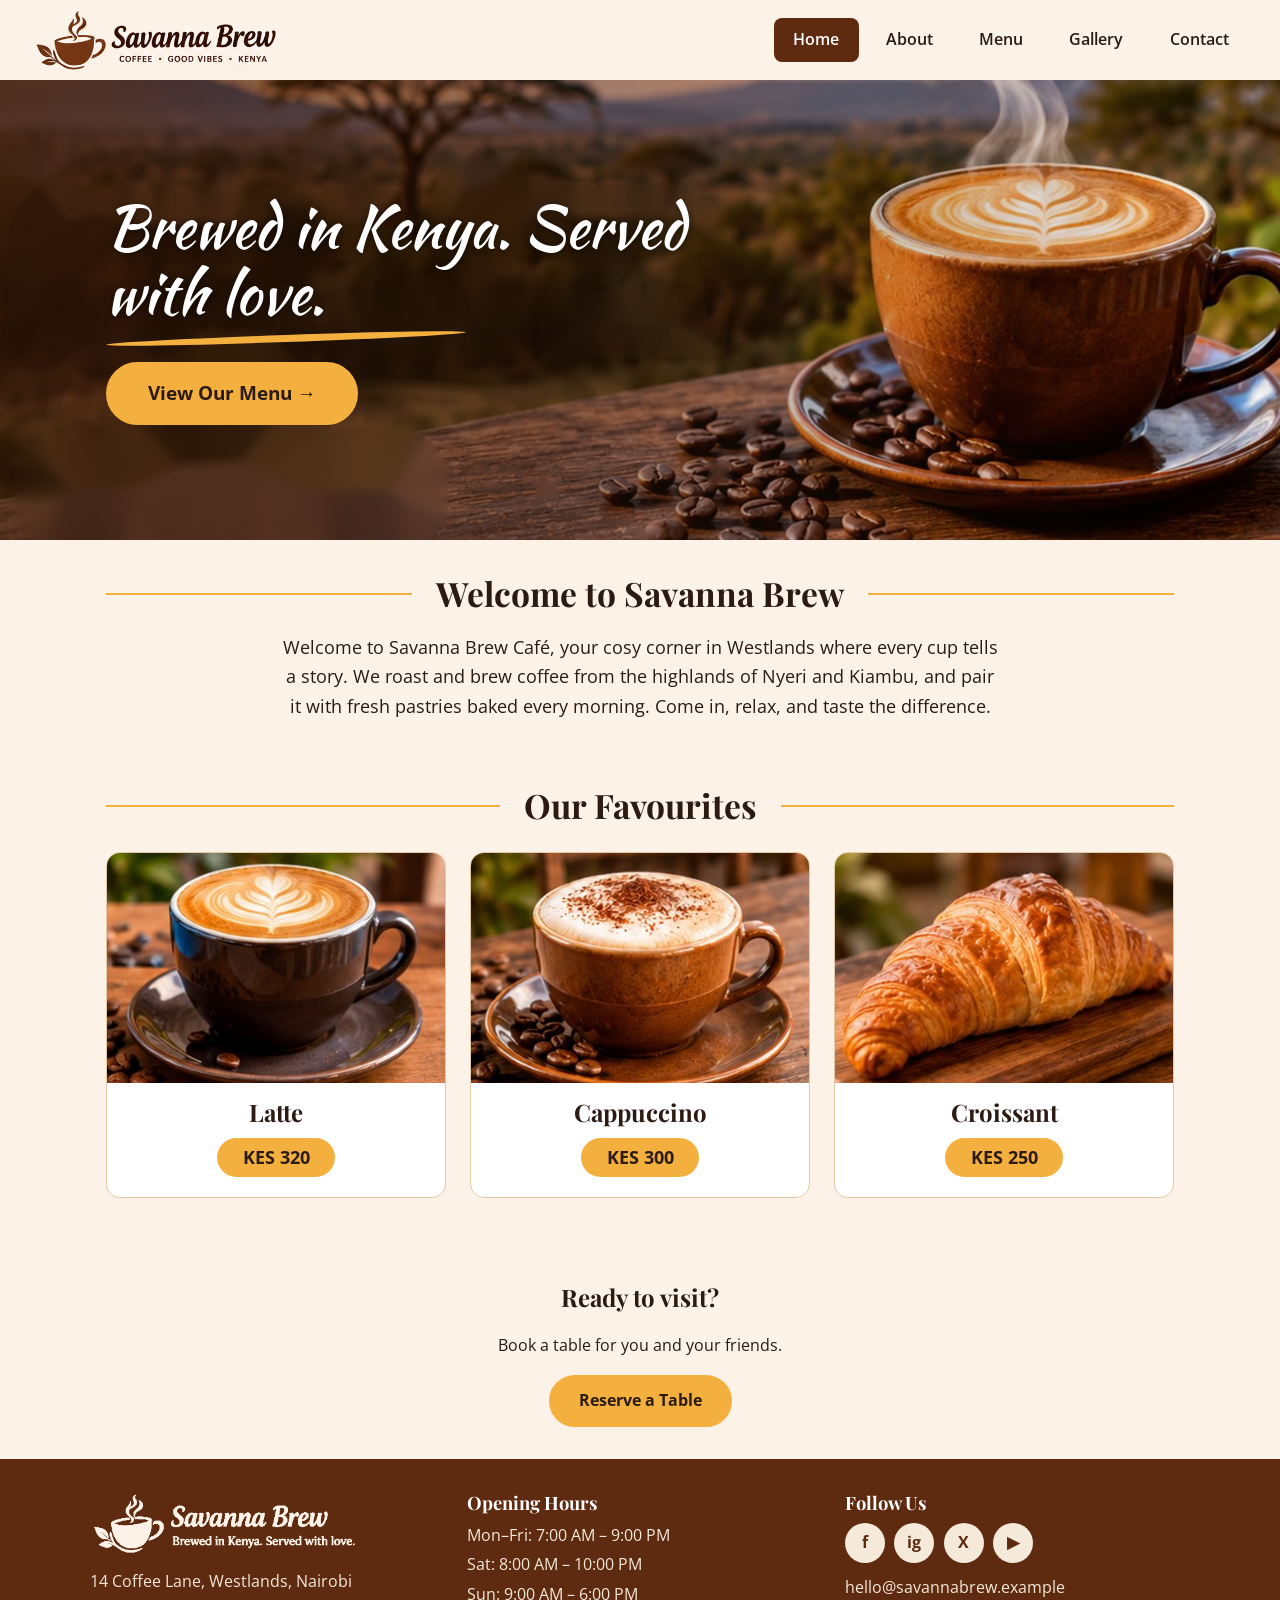
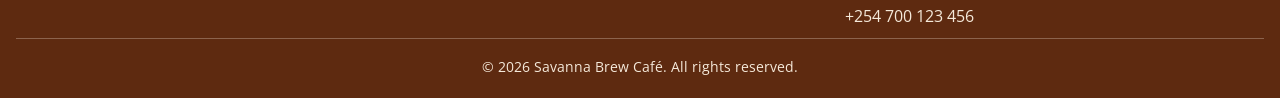
<file: index.html>
<!DOCTYPE html>
<html lang="en">
<head>
  <meta charset="UTF-8">
  <meta name="viewport" content="width=device-width, initial-scale=1.0">
  <title>Home | Savanna Brew Café</title>
  <link rel="preconnect" href="https://fonts.googleapis.com">
  <link rel="preconnect" href="https://fonts.gstatic.com" crossorigin>
  <link href="https://fonts.googleapis.com/css2?family=Kaushan+Script&family=Open+Sans:wght@400;600;700&family=Playfair+Display:wght@700&display=swap" rel="stylesheet">
  <link rel="stylesheet" href="css/style.css">
</head>
<body>

  <header class="site-header">
    <a href="index.html" class="logo">
      <img src="images/logo.png" alt="Savanna Brew Café: coffee, good vibes, Kenya" width="444" height="114">
    </a>
    <nav aria-label="Main navigation">
      <ul class="nav-links">
        <li><a href="index.html" class="active" aria-current="page">Home</a></li>
        <li><a href="about.html">About</a></li>
        <li><a href="menu.html">Menu</a></li>
        <li><a href="gallery.html">Gallery</a></li>
        <li><a href="contact.html">Contact</a></li>
      </ul>
    </nav>
  </header>

  <main>
    <section class="hero">
      <div class="hero-content">
        <h1>Brewed in Kenya. Served with love.</h1>
        <span class="brush" aria-hidden="true"></span>
        <a href="menu.html" class="btn btn-large">View Our Menu <span aria-hidden="true">&rarr;</span></a>
      </div>
    </section>

    <section class="welcome container">
      <h2 class="ruled">Welcome to Savanna Brew</h2>
      <p>Welcome to Savanna Brew Café, your cosy corner in Westlands where every cup tells a story. We roast and brew coffee from the highlands of Nyeri and Kiambu, and pair it with fresh pastries baked every morning. Come in, relax, and taste the difference.</p>
    </section>

    <section class="favourites container">
      <h2 class="ruled">Our Favourites</h2>
      <div class="cards">
        <article class="card">
          <img src="images/latte.jpg" alt="A creamy caffe latte with leaf art in a dark cup" width="400" height="300">
          <h3>Latte</h3>
          <p class="price-pill">KES 320</p>
        </article>
        <article class="card">
          <img src="images/cappuccino.jpg" alt="A cappuccino dusted with chocolate over thick foam" width="400" height="300">
          <h3>Cappuccino</h3>
          <p class="price-pill">KES 300</p>
        </article>
        <article class="card">
          <img src="images/croissant.jpg" alt="A flaky golden butter croissant on a wooden board" width="400" height="300">
          <h3>Croissant</h3>
          <p class="price-pill">KES 250</p>
        </article>
      </div>
    </section>

    <section class="cta container">
      <h2>Ready to visit?</h2>
      <p>Book a table for you and your friends.</p>
      <a href="contact.html" class="btn">Reserve a Table</a>
    </section>
  </main>

  <footer class="site-footer">
    <div class="footer-columns">
      <section class="footer-brand">
        <img src="images/logo-footer.png" alt="Savanna Brew Café" width="452" height="116">
        <p>14 Coffee Lane, Westlands, Nairobi</p>
      </section>
      <section>
        <h2>Opening Hours</h2>
        <p>Mon–Fri: 7:00 AM – 9:00 PM</p>
        <p>Sat: 8:00 AM – 10:00 PM</p>
        <p>Sun: 9:00 AM – 6:00 PM</p>
      </section>
      <section>
        <h2>Follow Us</h2>
        <ul class="social-links">
          <li><a href="https://www.facebook.com/" target="_blank" rel="noopener" aria-label="Facebook /savannabrewcafe">f</a></li>
          <li><a href="https://www.instagram.com/" target="_blank" rel="noopener" aria-label="Instagram @savannabrew">ig</a></li>
          <li><a href="https://x.com/" target="_blank" rel="noopener" aria-label="X (Twitter)">X</a></li>
          <li><a href="https://www.youtube.com/" target="_blank" rel="noopener" aria-label="YouTube">&#9654;</a></li>
        </ul>
        <p>hello@savannabrew.example</p>
        <p>+254 700 123 456</p>
      </section>
    </div>
    <p class="copyright">&copy; 2026 Savanna Brew Café. All rights reserved.</p>
  </footer>

</body>
</html>
</file>
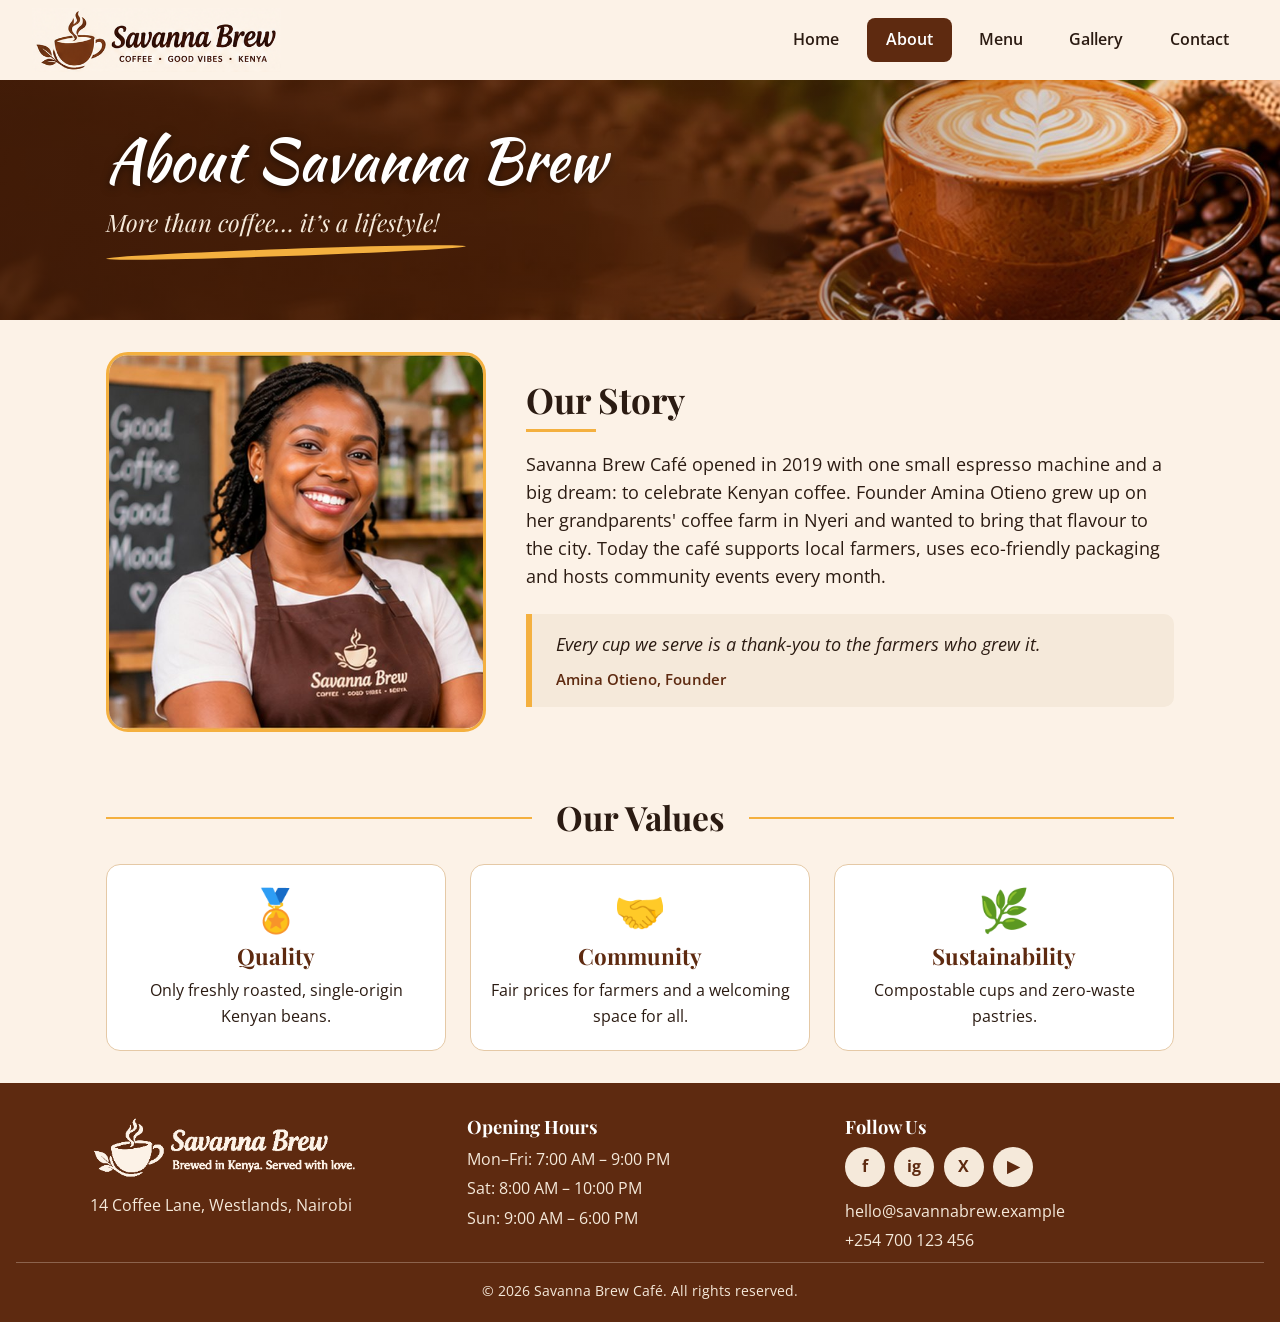
<file: about.html>
<!DOCTYPE html>
<html lang="en">
<head>
  <meta charset="UTF-8">
  <meta name="viewport" content="width=device-width, initial-scale=1.0">
  <title>About Us | Savanna Brew Café</title>
  <link rel="preconnect" href="https://fonts.googleapis.com">
  <link rel="preconnect" href="https://fonts.gstatic.com" crossorigin>
  <link href="https://fonts.googleapis.com/css2?family=Kaushan+Script&family=Open+Sans:wght@400;600;700&family=Playfair+Display:wght@700&display=swap" rel="stylesheet">
  <link rel="stylesheet" href="css/style.css">
</head>
<body>

  <header class="site-header">
    <a href="index.html" class="logo">
      <img src="images/logo.png" alt="Savanna Brew Café: coffee, good vibes, Kenya" width="444" height="114">
    </a>
    <nav aria-label="Main navigation">
      <ul class="nav-links">
        <li><a href="index.html">Home</a></li>
        <li><a href="about.html" class="active" aria-current="page">About</a></li>
        <li><a href="menu.html">Menu</a></li>
        <li><a href="gallery.html">Gallery</a></li>
        <li><a href="contact.html">Contact</a></li>
      </ul>
    </nav>
  </header>

  <main>
    <section class="page-banner">
      <div class="banner-inner">
        <h1>About Savanna Brew</h1>
      <p class="banner-sub">More than coffee&hellip; it&rsquo;s a lifestyle!</p>
        <span class="brush" aria-hidden="true"></span>
      </div>
    </section>

    <section class="about-intro container">
      <img src="images/about-owner.jpg" alt="Amina Otieno, the café owner, smiling in a brown apron" class="owner-photo" width="600" height="600">
      <div class="about-text">
        <h2 class="underlined">Our Story</h2>
        <p>Savanna Brew Café opened in 2019 with one small espresso machine and a big dream: to celebrate Kenyan coffee. Founder Amina Otieno grew up on her grandparents' coffee farm in Nyeri and wanted to bring that flavour to the city. Today the café supports local farmers, uses eco-friendly packaging and hosts community events every month.</p>
        <blockquote>
          <p>Every cup we serve is a thank-you to the farmers who grew it.</p>
          <footer>Amina Otieno, Founder</footer>
        </blockquote>
      </div>
    </section>

    <section class="values container">
      <h2 class="ruled">Our Values</h2>
      <ul class="value-cards">
        <li><span class="value-icon" aria-hidden="true">&#127941;</span><strong>Quality</strong>Only freshly roasted, single-origin Kenyan beans.</li>
        <li><span class="value-icon" aria-hidden="true">&#129309;</span><strong>Community</strong>Fair prices for farmers and a welcoming space for all.</li>
        <li><span class="value-icon" aria-hidden="true">&#127807;</span><strong>Sustainability</strong>Compostable cups and zero-waste pastries.</li>
      </ul>
    </section>
  </main>

  <footer class="site-footer">
    <div class="footer-columns">
      <section class="footer-brand">
        <img src="images/logo-footer.png" alt="Savanna Brew Café" width="452" height="116">
        <p>14 Coffee Lane, Westlands, Nairobi</p>
      </section>
      <section>
        <h2>Opening Hours</h2>
        <p>Mon–Fri: 7:00 AM – 9:00 PM</p>
        <p>Sat: 8:00 AM – 10:00 PM</p>
        <p>Sun: 9:00 AM – 6:00 PM</p>
      </section>
      <section>
        <h2>Follow Us</h2>
        <ul class="social-links">
          <li><a href="https://www.facebook.com/" target="_blank" rel="noopener" aria-label="Facebook /savannabrewcafe">f</a></li>
          <li><a href="https://www.instagram.com/" target="_blank" rel="noopener" aria-label="Instagram @savannabrew">ig</a></li>
          <li><a href="https://x.com/" target="_blank" rel="noopener" aria-label="X (Twitter)">X</a></li>
          <li><a href="https://www.youtube.com/" target="_blank" rel="noopener" aria-label="YouTube">&#9654;</a></li>
        </ul>
        <p>hello@savannabrew.example</p>
        <p>+254 700 123 456</p>
      </section>
    </div>
    <p class="copyright">&copy; 2026 Savanna Brew Café. All rights reserved.</p>
  </footer>

</body>
</html>
</file>
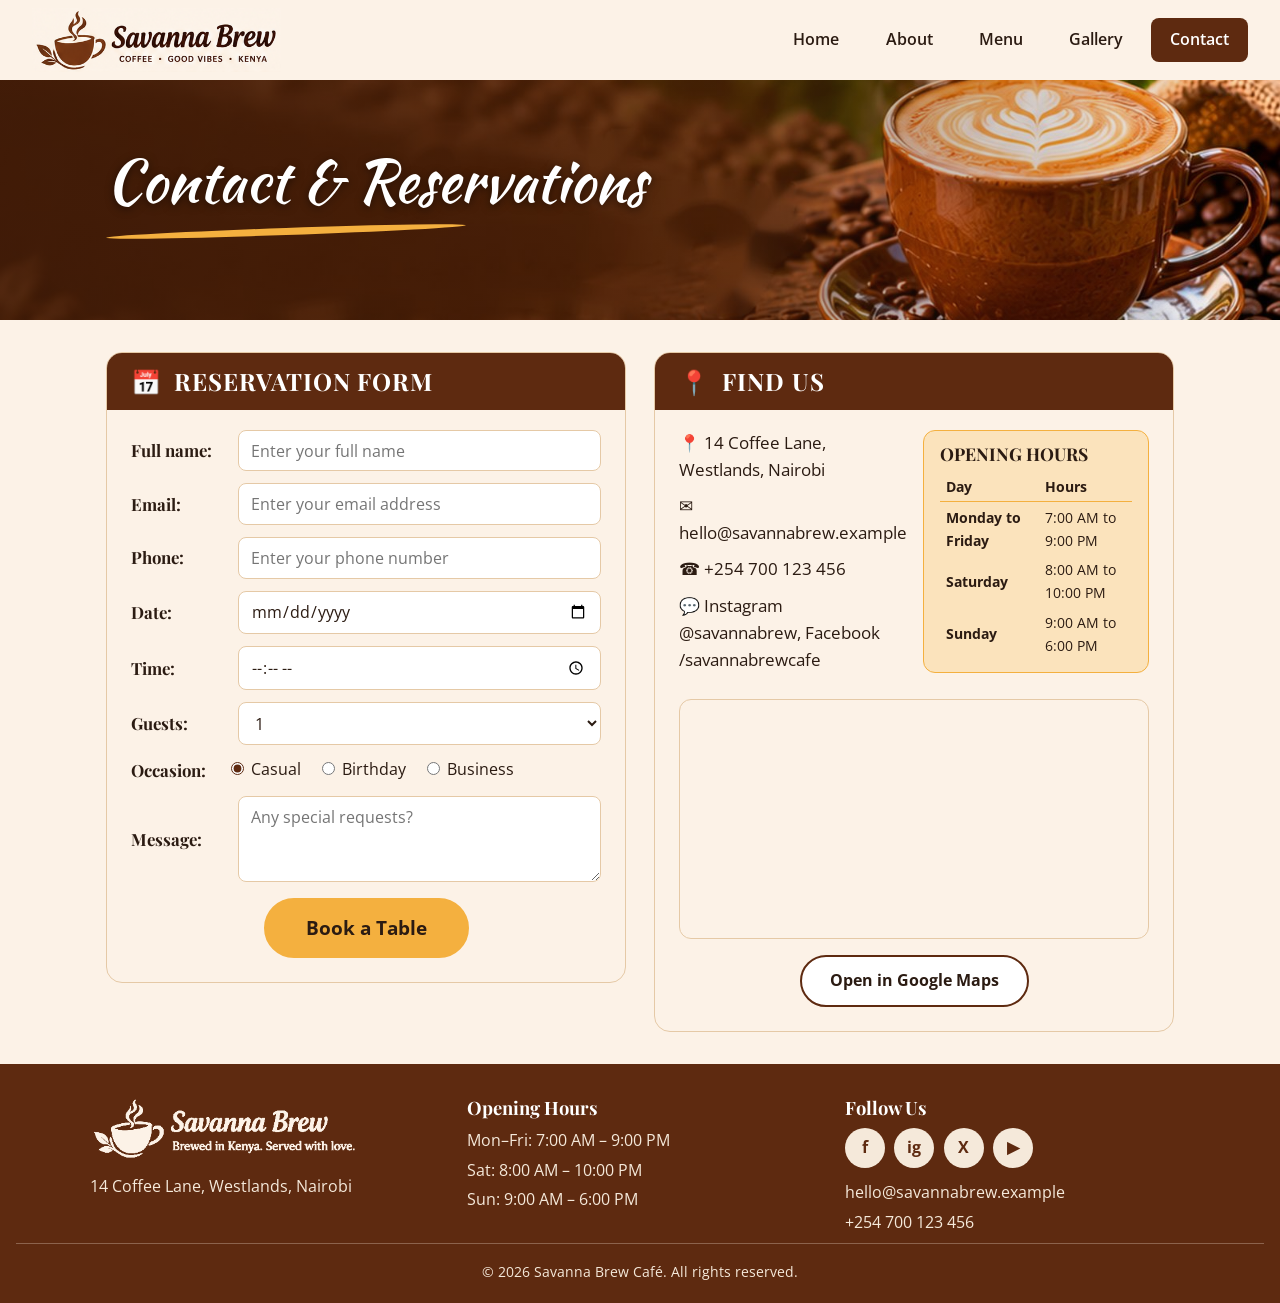
<file: contact.html>
<!DOCTYPE html>
<html lang="en">
<head>
  <meta charset="UTF-8">
  <meta name="viewport" content="width=device-width, initial-scale=1.0">
  <title>Contact &amp; Reservations | Savanna Brew Café</title>
  <link rel="preconnect" href="https://fonts.googleapis.com">
  <link rel="preconnect" href="https://fonts.gstatic.com" crossorigin>
  <link href="https://fonts.googleapis.com/css2?family=Kaushan+Script&family=Open+Sans:wght@400;600;700&family=Playfair+Display:wght@700&display=swap" rel="stylesheet">
  <link rel="stylesheet" href="css/style.css">
</head>
<body>

  <header class="site-header">
    <a href="index.html" class="logo">
      <img src="images/logo.png" alt="Savanna Brew Café: coffee, good vibes, Kenya" width="444" height="114">
    </a>
    <nav aria-label="Main navigation">
      <ul class="nav-links">
        <li><a href="index.html">Home</a></li>
        <li><a href="about.html">About</a></li>
        <li><a href="menu.html">Menu</a></li>
        <li><a href="gallery.html">Gallery</a></li>
        <li><a href="contact.html" class="active" aria-current="page">Contact</a></li>
      </ul>
    </nav>
  </header>

  <main>
    <section class="page-banner">
      <div class="banner-inner">
        <h1>Contact &amp; Reservations</h1>
        <span class="brush" aria-hidden="true"></span>
      </div>
    </section>

    <div class="contact-layout container">

      <section class="panel contact-form-section">
        <h2 class="panel-title"><span aria-hidden="true">&#128197;</span> Reservation Form</h2>
        <form action="#" method="post" class="panel-body">

          <div class="form-group">
            <label for="name">Full name:</label>
            <input type="text" id="name" name="name" placeholder="Enter your full name" required>
          </div>

          <div class="form-group">
            <label for="email">Email:</label>
            <input type="email" id="email" name="email" placeholder="Enter your email address" required>
          </div>

          <div class="form-group">
            <label for="phone">Phone:</label>
            <input type="tel" id="phone" name="phone" placeholder="Enter your phone number">
          </div>

          <div class="form-group">
            <label for="date">Date:</label>
            <input type="date" id="date" name="date" required>
          </div>

          <div class="form-group">
            <label for="time">Time:</label>
            <input type="time" id="time" name="time" required>
          </div>

          <div class="form-group">
            <label for="guests">Guests:</label>
            <select id="guests" name="guests">
              <option value="1">1</option>
              <option value="2">2</option>
              <option value="3">3</option>
              <option value="4">4</option>
              <option value="5">5</option>
              <option value="6">6</option>
              <option value="7">7</option>
              <option value="8">8</option>
              <option value="9">9</option>
              <option value="10">10</option>
            </select>
          </div>

          <fieldset class="form-group">
            <legend>Occasion:</legend>
            <div class="radio-options">
              <label class="radio-option"><input type="radio" id="casual" name="occasion" value="casual" checked> Casual</label>
              <label class="radio-option"><input type="radio" id="birthday" name="occasion" value="birthday"> Birthday</label>
              <label class="radio-option"><input type="radio" id="business" name="occasion" value="business"> Business</label>
            </div>
          </fieldset>

          <div class="form-group">
            <label for="requests">Message:</label>
            <textarea id="requests" name="requests" rows="3" placeholder="Any special requests?"></textarea>
          </div>

          <div class="form-actions">
            <button type="submit" class="btn btn-large">Book a Table</button>
          </div>
        </form>
      </section>

      <section class="panel contact-info">
        <h2 class="panel-title"><span aria-hidden="true">&#128205;</span> Find Us</h2>
        <div class="panel-body">
          <div class="info-row">
            <ul class="contact-list">
              <li><span aria-hidden="true">&#128205;</span> 14 Coffee Lane, Westlands, Nairobi</li>
              <li><span aria-hidden="true">&#9993;</span> hello@savannabrew.example</li>
              <li><span aria-hidden="true">&#9742;</span> +254 700 123 456</li>
              <li><span aria-hidden="true">&#128172;</span> Instagram @savannabrew, Facebook /savannabrewcafe</li>
            </ul>
            <div class="hours-box">
              <h3>Opening Hours</h3>
              <table class="hours-table">
                <thead>
                  <tr>
                    <th scope="col">Day</th>
                    <th scope="col">Hours</th>
                  </tr>
                </thead>
                <tbody>
                  <tr><th scope="row">Monday to Friday</th><td>7:00 AM to 9:00 PM</td></tr>
                  <tr><th scope="row">Saturday</th><td>8:00 AM to 10:00 PM</td></tr>
                  <tr><th scope="row">Sunday</th><td>9:00 AM to 6:00 PM</td></tr>
                </tbody>
              </table>
            </div>
          </div>

          <iframe class="map" title="Map showing Westlands, Nairobi" loading="lazy"
            src="https://www.openstreetmap.org/export/embed.html?bbox=36.7900%2C-1.2800%2C36.8200%2C-1.2500&amp;layer=mapnik&amp;marker=-1.2647%2C36.8031"></iframe>

          <p class="map-link"><a class="btn btn-outline" href="https://www.google.com/maps/search/?api=1&amp;query=Westlands+Nairobi" target="_blank" rel="noopener">Open in Google Maps</a></p>
        </div>
      </section>

    </div>
  </main>

  <footer class="site-footer">
    <div class="footer-columns">
      <section class="footer-brand">
        <img src="images/logo-footer.png" alt="Savanna Brew Café" width="452" height="116">
        <p>14 Coffee Lane, Westlands, Nairobi</p>
      </section>
      <section>
        <h2>Opening Hours</h2>
        <p>Mon–Fri: 7:00 AM – 9:00 PM</p>
        <p>Sat: 8:00 AM – 10:00 PM</p>
        <p>Sun: 9:00 AM – 6:00 PM</p>
      </section>
      <section>
        <h2>Follow Us</h2>
        <ul class="social-links">
          <li><a href="https://www.facebook.com/" target="_blank" rel="noopener" aria-label="Facebook /savannabrewcafe">f</a></li>
          <li><a href="https://www.instagram.com/" target="_blank" rel="noopener" aria-label="Instagram @savannabrew">ig</a></li>
          <li><a href="https://x.com/" target="_blank" rel="noopener" aria-label="X (Twitter)">X</a></li>
          <li><a href="https://www.youtube.com/" target="_blank" rel="noopener" aria-label="YouTube">&#9654;</a></li>
        </ul>
        <p>hello@savannabrew.example</p>
        <p>+254 700 123 456</p>
      </section>
    </div>
    <p class="copyright">&copy; 2026 Savanna Brew Café. All rights reserved.</p>
  </footer>

</body>
</html>
</file>
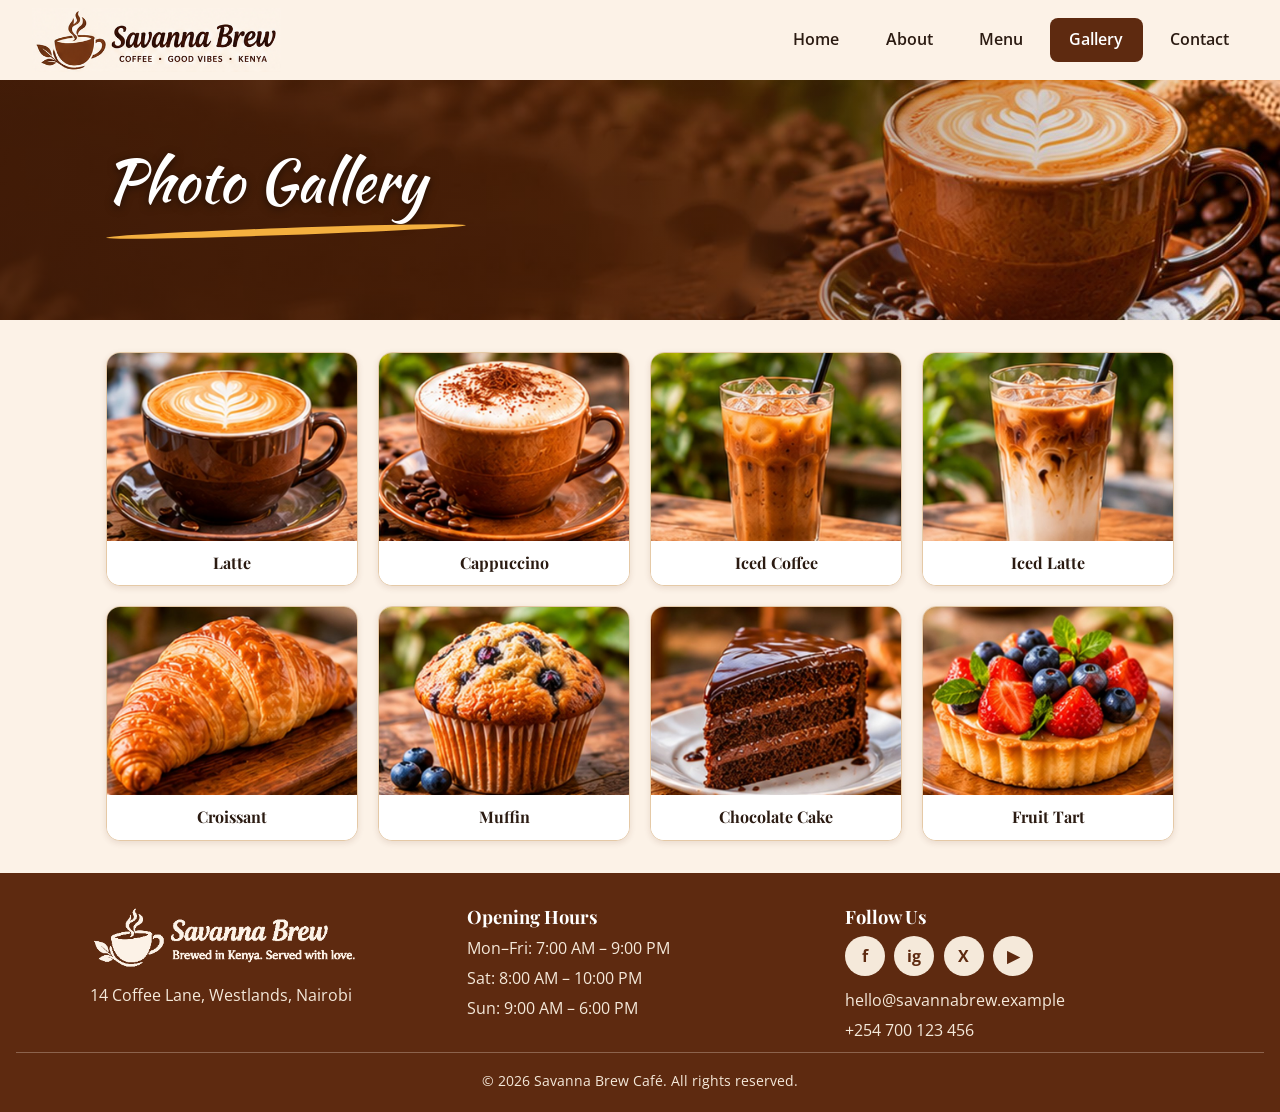
<file: gallery.html>
<!DOCTYPE html>
<html lang="en">
<head>
  <meta charset="UTF-8">
  <meta name="viewport" content="width=device-width, initial-scale=1.0">
  <title>Gallery | Savanna Brew Café</title>
  <link rel="preconnect" href="https://fonts.googleapis.com">
  <link rel="preconnect" href="https://fonts.gstatic.com" crossorigin>
  <link href="https://fonts.googleapis.com/css2?family=Kaushan+Script&family=Open+Sans:wght@400;600;700&family=Playfair+Display:wght@700&display=swap" rel="stylesheet">
  <link rel="stylesheet" href="css/style.css">
</head>
<body>

  <header class="site-header">
    <a href="index.html" class="logo">
      <img src="images/logo.png" alt="Savanna Brew Café: coffee, good vibes, Kenya" width="444" height="114">
    </a>
    <nav aria-label="Main navigation">
      <ul class="nav-links">
        <li><a href="index.html">Home</a></li>
        <li><a href="about.html">About</a></li>
        <li><a href="menu.html">Menu</a></li>
        <li><a href="gallery.html" class="active" aria-current="page">Gallery</a></li>
        <li><a href="contact.html">Contact</a></li>
      </ul>
    </nav>
  </header>

  <main>
    <section class="page-banner">
      <div class="banner-inner">
        <h1>Photo Gallery</h1>
        <span class="brush" aria-hidden="true"></span>
      </div>
    </section>

    <section class="container">
      <h2 class="visually-hidden">Photos of our drinks and bakes</h2>
      <!-- Grid: images sit in a strict two-dimensional layout of rows and columns -->
      <div class="gallery-grid">
        <figure>
          <img src="images/gallery-1.jpg" alt="A latte with leaf art in a dark cup on a wooden table" width="600" height="450">
          <figcaption>Latte</figcaption>
        </figure>
        <figure>
          <img src="images/gallery-2.jpg" alt="A cappuccino dusted with chocolate beside coffee beans" width="600" height="450">
          <figcaption>Cappuccino</figcaption>
        </figure>
        <figure>
          <img src="images/gallery-3.jpg" alt="A tall glass of iced coffee with a black straw" width="600" height="450">
          <figcaption>Iced Coffee</figcaption>
        </figure>
        <figure>
          <img src="images/gallery-4.jpg" alt="An iced latte with swirls of milk and a straw" width="600" height="450">
          <figcaption>Iced Latte</figcaption>
        </figure>
        <figure>
          <img src="images/gallery-5.jpg" alt="A golden croissant on a wooden board" width="600" height="450">
          <figcaption>Croissant</figcaption>
        </figure>
        <figure>
          <img src="images/gallery-6.jpg" alt="A blueberry muffin with fresh blueberries" width="600" height="450">
          <figcaption>Muffin</figcaption>
        </figure>
        <figure>
          <img src="images/gallery-7.jpg" alt="A slice of layered chocolate cake on a white plate" width="600" height="450">
          <figcaption>Chocolate Cake</figcaption>
        </figure>
        <figure>
          <img src="images/gallery-8.jpg" alt="A tart topped with strawberries, blueberries and mint" width="600" height="450">
          <figcaption>Fruit Tart</figcaption>
        </figure>
      </div>
    </section>
  </main>

  <footer class="site-footer">
    <div class="footer-columns">
      <section class="footer-brand">
        <img src="images/logo-footer.png" alt="Savanna Brew Café" width="452" height="116">
        <p>14 Coffee Lane, Westlands, Nairobi</p>
      </section>
      <section>
        <h2>Opening Hours</h2>
        <p>Mon–Fri: 7:00 AM – 9:00 PM</p>
        <p>Sat: 8:00 AM – 10:00 PM</p>
        <p>Sun: 9:00 AM – 6:00 PM</p>
      </section>
      <section>
        <h2>Follow Us</h2>
        <ul class="social-links">
          <li><a href="https://www.facebook.com/" target="_blank" rel="noopener" aria-label="Facebook /savannabrewcafe">f</a></li>
          <li><a href="https://www.instagram.com/" target="_blank" rel="noopener" aria-label="Instagram @savannabrew">ig</a></li>
          <li><a href="https://x.com/" target="_blank" rel="noopener" aria-label="X (Twitter)">X</a></li>
          <li><a href="https://www.youtube.com/" target="_blank" rel="noopener" aria-label="YouTube">&#9654;</a></li>
        </ul>
        <p>hello@savannabrew.example</p>
        <p>+254 700 123 456</p>
      </section>
    </div>
    <p class="copyright">&copy; 2026 Savanna Brew Café. All rights reserved.</p>
  </footer>

</body>
</html>
</file>
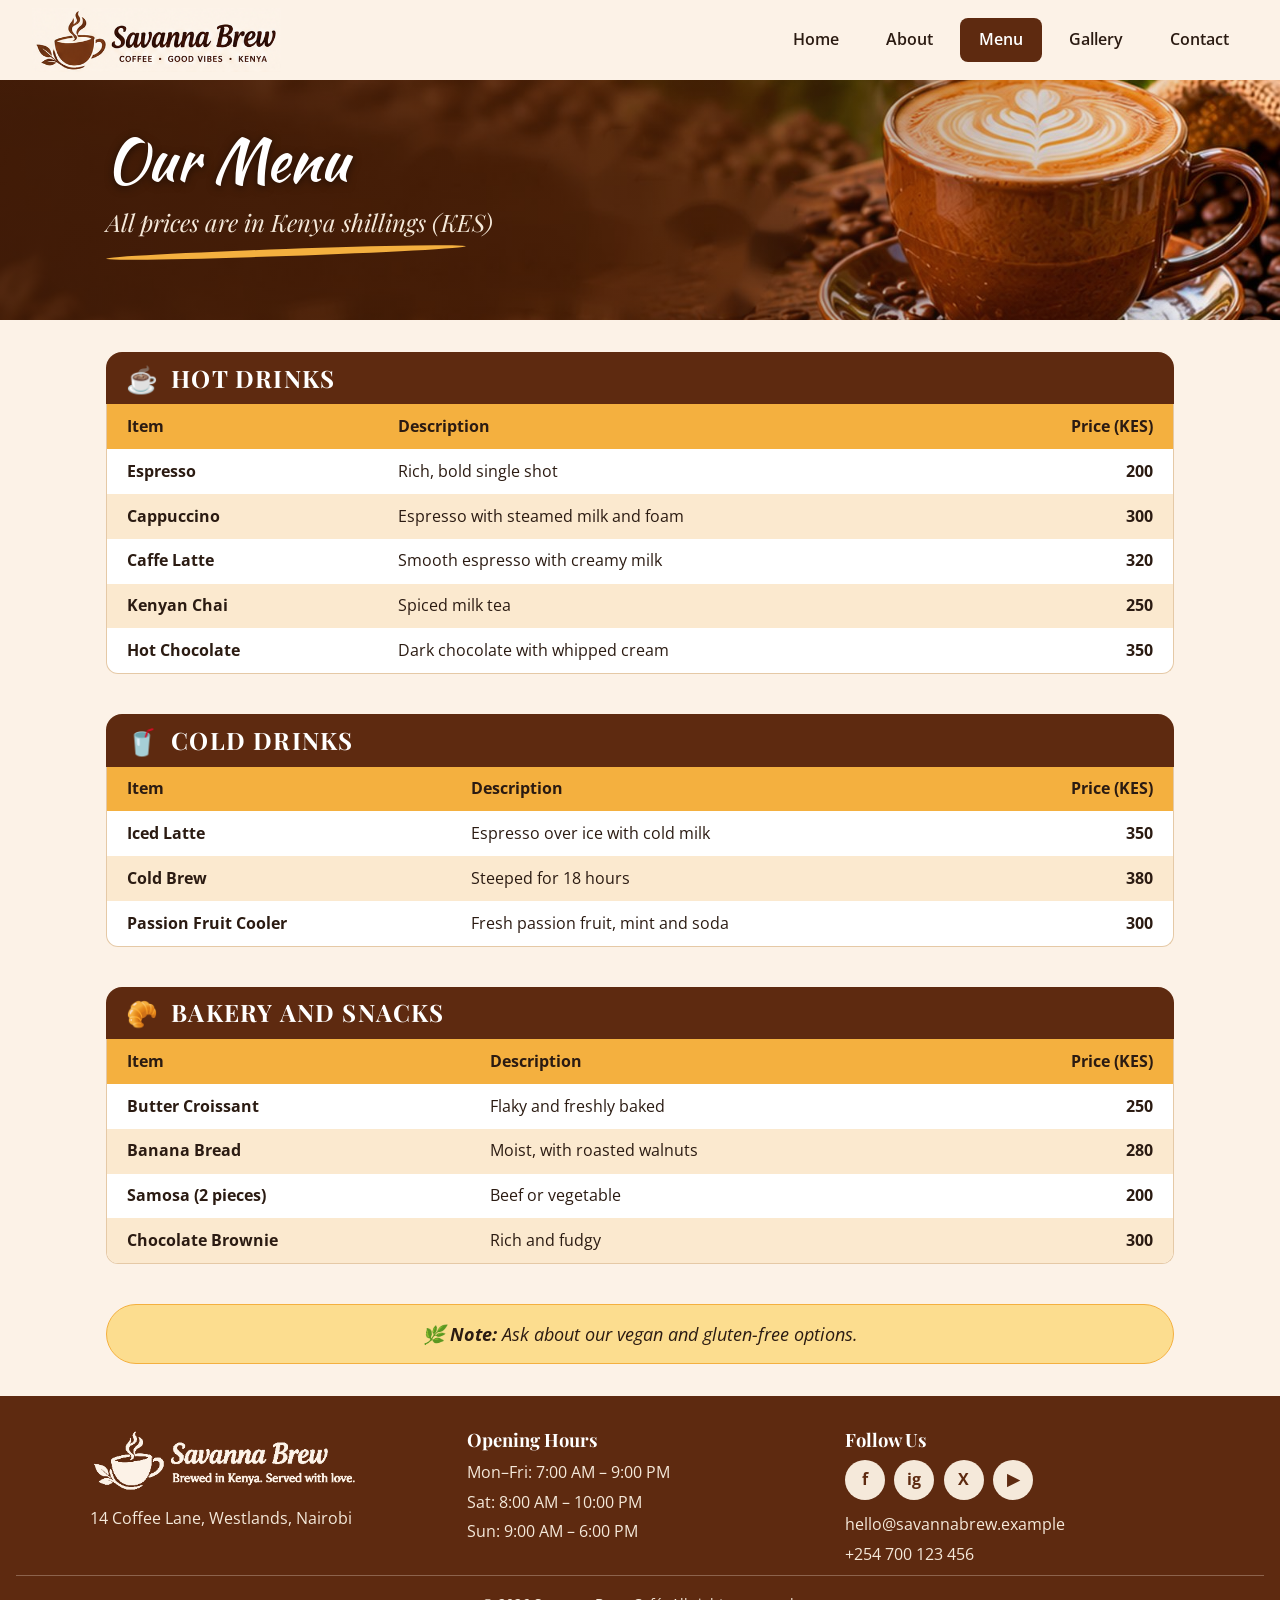
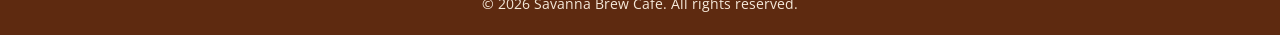
<file: menu.html>
<!DOCTYPE html>
<html lang="en">
<head>
  <meta charset="UTF-8">
  <meta name="viewport" content="width=device-width, initial-scale=1.0">
  <title>Menu | Savanna Brew Café</title>
  <link rel="preconnect" href="https://fonts.googleapis.com">
  <link rel="preconnect" href="https://fonts.gstatic.com" crossorigin>
  <link href="https://fonts.googleapis.com/css2?family=Kaushan+Script&family=Open+Sans:wght@400;600;700&family=Playfair+Display:wght@700&display=swap" rel="stylesheet">
  <link rel="stylesheet" href="css/style.css">
</head>
<body>

  <header class="site-header">
    <a href="index.html" class="logo">
      <img src="images/logo.png" alt="Savanna Brew Café: coffee, good vibes, Kenya" width="444" height="114">
    </a>
    <nav aria-label="Main navigation">
      <ul class="nav-links">
        <li><a href="index.html">Home</a></li>
        <li><a href="about.html">About</a></li>
        <li><a href="menu.html" class="active" aria-current="page">Menu</a></li>
        <li><a href="gallery.html">Gallery</a></li>
        <li><a href="contact.html">Contact</a></li>
      </ul>
    </nav>
  </header>

  <main>
    <section class="page-banner">
      <div class="banner-inner">
        <h1>Our Menu</h1>
      <p class="banner-sub">All prices are in Kenya shillings (KES)</p>
        <span class="brush" aria-hidden="true"></span>
      </div>
    </section>

    <section class="menu-section container">
      <h2><span class="menu-icon" aria-hidden="true">&#9749;</span>Hot Drinks</h2>
      <div class="table-wrapper">
        <table class="menu-table">
          <thead>
            <tr>
              <th scope="col">Item</th>
              <th scope="col">Description</th>
              <th scope="col" class="price">Price (KES)</th>
            </tr>
          </thead>
          <tbody>
            <tr><th scope="row">Espresso</th><td>Rich, bold single shot</td><td class="price">200</td></tr>
            <tr><th scope="row">Cappuccino</th><td>Espresso with steamed milk and foam</td><td class="price">300</td></tr>
            <tr><th scope="row">Caffe Latte</th><td>Smooth espresso with creamy milk</td><td class="price">320</td></tr>
            <tr><th scope="row">Kenyan Chai</th><td>Spiced milk tea</td><td class="price">250</td></tr>
            <tr><th scope="row">Hot Chocolate</th><td>Dark chocolate with whipped cream</td><td class="price">350</td></tr>
          </tbody>
        </table>
      </div>
    </section>

    <section class="menu-section container">
      <h2><span class="menu-icon" aria-hidden="true">&#129380;</span>Cold Drinks</h2>
      <div class="table-wrapper">
        <table class="menu-table">
          <thead>
            <tr>
              <th scope="col">Item</th>
              <th scope="col">Description</th>
              <th scope="col" class="price">Price (KES)</th>
            </tr>
          </thead>
          <tbody>
            <tr><th scope="row">Iced Latte</th><td>Espresso over ice with cold milk</td><td class="price">350</td></tr>
            <tr><th scope="row">Cold Brew</th><td>Steeped for 18 hours</td><td class="price">380</td></tr>
            <tr><th scope="row">Passion Fruit Cooler</th><td>Fresh passion fruit, mint and soda</td><td class="price">300</td></tr>
          </tbody>
        </table>
      </div>
    </section>

    <section class="menu-section container">
      <h2><span class="menu-icon" aria-hidden="true">&#129360;</span>Bakery and Snacks</h2>
      <div class="table-wrapper">
        <table class="menu-table">
          <thead>
            <tr>
              <th scope="col">Item</th>
              <th scope="col">Description</th>
              <th scope="col" class="price">Price (KES)</th>
            </tr>
          </thead>
          <tbody>
            <tr><th scope="row">Butter Croissant</th><td>Flaky and freshly baked</td><td class="price">250</td></tr>
            <tr><th scope="row">Banana Bread</th><td>Moist, with roasted walnuts</td><td class="price">280</td></tr>
            <tr><th scope="row">Samosa (2 pieces)</th><td>Beef or vegetable</td><td class="price">200</td></tr>
            <tr><th scope="row">Chocolate Brownie</th><td>Rich and fudgy</td><td class="price">300</td></tr>
          </tbody>
        </table>
      </div>
    </section>

    <section class="container">
      <p class="menu-note"><span aria-hidden="true">&#127807;</span> <strong>Note:</strong> Ask about our vegan and gluten-free options.</p>
    </section>
  </main>

  <footer class="site-footer">
    <div class="footer-columns">
      <section class="footer-brand">
        <img src="images/logo-footer.png" alt="Savanna Brew Café" width="452" height="116">
        <p>14 Coffee Lane, Westlands, Nairobi</p>
      </section>
      <section>
        <h2>Opening Hours</h2>
        <p>Mon–Fri: 7:00 AM – 9:00 PM</p>
        <p>Sat: 8:00 AM – 10:00 PM</p>
        <p>Sun: 9:00 AM – 6:00 PM</p>
      </section>
      <section>
        <h2>Follow Us</h2>
        <ul class="social-links">
          <li><a href="https://www.facebook.com/" target="_blank" rel="noopener" aria-label="Facebook /savannabrewcafe">f</a></li>
          <li><a href="https://www.instagram.com/" target="_blank" rel="noopener" aria-label="Instagram @savannabrew">ig</a></li>
          <li><a href="https://x.com/" target="_blank" rel="noopener" aria-label="X (Twitter)">X</a></li>
          <li><a href="https://www.youtube.com/" target="_blank" rel="noopener" aria-label="YouTube">&#9654;</a></li>
        </ul>
        <p>hello@savannabrew.example</p>
        <p>+254 700 123 456</p>
      </section>
    </div>
    <p class="copyright">&copy; 2026 Savanna Brew Café. All rights reserved.</p>
  </footer>

</body>
</html>
</file>
<file: css/style.css>
/* =========================================================
   Savanna Brew Café - style.css
   1. Variables    2. Base         3. Header & Nav   4. Buttons
   5. Banners      6. Home         7. About          8. Menu
   9. Gallery     10. Contact     11. Footer        12. Responsive
   13. Extras (dark mode)
   ========================================================= */


/* ---------- 1. VARIABLES ---------- */
:root {
  /* Brand colours from the brief */
  --primary: #6F4E37;     /* coffee brown */
  --cream: #F5E9DA;       /* cream */
  --accent: #D9822B;      /* savanna orange */
  --dark: #2B1B12;        /* dark text */
  --white: #FFFFFF;

  /* Extra shades used to match the design mock-ups */
  --bg: #FCF2E7;          /* page background (light cream) */
  --deep: #5E2A10;        /* deep brown: footer, bars, active link */
  --gold: #F4B03F;        /* buttons, price pills, table headers */
  --border: #E5C9A6;      /* soft card borders */

  --font-heading: "Playfair Display", Georgia, serif;
  --font-body: "Open Sans", Arial, sans-serif;
  --font-script: "Kaushan Script", "Brush Script MT", cursive;
}


/* ---------- 2. BASE ---------- */
* {
  box-sizing: border-box;
}

body {
  margin: 0;
  font-family: var(--font-body);
  font-size: 1rem;          /* 16px */
  line-height: 1.6;
  color: var(--dark);
  background-color: var(--bg);
}

h1, h2, h3 {
  font-family: var(--font-heading);
  color: var(--dark);
  line-height: 1.3;
}

img {
  max-width: 100%;
  height: auto;
  display: block;
}

a {
  color: var(--deep);
  transition: color 0.3s ease;
}

a:hover,
a:focus {
  color: var(--accent);
}

a:focus-visible,
button:focus-visible {
  outline: 3px solid var(--accent);
  outline-offset: 3px;
}

/* Centres page content and limits its width */
.container {
  max-width: 1100px;
  margin: 0 auto;
  padding: 2rem 1rem;
}

/* Hidden visually but still read by screen readers */
.visually-hidden {
  position: absolute;
  width: 1px;
  height: 1px;
  margin: -1px;
  padding: 0;
  overflow: hidden;
  clip: rect(0, 0, 0, 0);
  white-space: nowrap;
  border: 0;
}

/* Section heading with a gold line on each side */
.ruled {
  display: flex;
  align-items: center;
  gap: 1.5rem;
  margin: 0 0 1rem;
  font-size: 2.1rem;
  text-align: center;
}

.ruled::before,
.ruled::after {
  content: "";
  flex: 1;
  height: 2px;
  background-color: var(--gold);
}

/* Heading with a short gold underline */
.underlined {
  margin: 0 0 1rem;
  font-size: 2.2rem;
}

.underlined::after {
  content: "";
  display: block;
  width: 70px;
  height: 3px;
  margin-top: 0.4rem;
  background-color: var(--gold);
}

/* Hand-drawn gold swoosh under banner headings */
.brush {
  display: block;
  width: min(360px, 70%);
  height: 7px;
  margin: 0.5rem 0 1.25rem;
  background-color: var(--gold);
  border-radius: 50%;
  transform: rotate(-2deg);
}


/* ---------- 3. HEADER & NAVIGATION ---------- */
/* Flexbox: logo on the left, links on the right */
.site-header {
  display: flex;
  justify-content: space-between;
  align-items: center;
  padding: 0.5rem 2rem;
  background-color: var(--bg);
}

.logo img {
  width: auto;
  height: 64px;
}

.nav-links {
  display: flex;
  gap: 0.5rem;
  list-style: none;
  margin: 0;
  padding: 0;
}

.nav-links a {
  display: block;
  padding: 0.55rem 1.2rem;
  text-decoration: none;
  font-weight: 600;
  color: var(--dark);
  border-radius: 8px;
  transition: background-color 0.3s ease, color 0.3s ease;
}

.nav-links a:hover,
.nav-links a:focus {
  background-color: var(--gold);
  color: var(--dark);
}

/* Highlights the page you are on */
.nav-links a.active {
  background-color: var(--deep);
  color: var(--white);
}


/* ---------- 4. BUTTONS ---------- */
.btn {
  display: inline-block;
  padding: 0.7rem 1.75rem;
  background-color: var(--gold);
  color: var(--dark);
  font-family: var(--font-body);
  font-size: 1rem;
  font-weight: 700;
  text-decoration: none;
  border: 2px solid var(--gold);
  border-radius: 999px;
  cursor: pointer;
  transition: background-color 0.3s ease, color 0.3s ease, transform 0.3s ease, box-shadow 0.3s ease;
}

.btn:hover,
.btn:focus {
  background-color: var(--deep);
  border-color: var(--deep);
  color: var(--white);
  transform: translateY(-2px);
  box-shadow: 0 6px 12px rgba(0, 0, 0, 0.25);
}

.btn-large {
  padding: 0.9rem 2.5rem;
  font-size: 1.2rem;
}

.btn-outline {
  background-color: var(--white);
  border-color: var(--deep);
  color: var(--dark);
}


/* ---------- 5. BANNERS ---------- */
/* Inner-page banner: brown photo with a heading on the left */
.page-banner {
  display: flex;
  align-items: center;
  min-height: 240px;
  padding: 2rem 1rem;
  color: var(--white);
  background-color: var(--deep);
  background-image:
    linear-gradient(90deg, rgba(60, 25, 8, 0.8) 0%, rgba(60, 25, 8, 0.45) 55%, rgba(60, 25, 8, 0) 100%),
    url("../images/banner.jpg");
  background-size: cover;
  background-position: right center;
}

.banner-inner {
  width: 100%;
  max-width: 1100px;
  margin: 0 auto;
  padding: 0 1rem;
}

.page-banner h1 {
  margin: 0;
  font-family: var(--font-script);
  font-size: 3.6rem;
  font-weight: 400;
  color: var(--white);
  text-shadow: 0 2px 8px rgba(0, 0, 0, 0.5);
}

.banner-sub {
  margin: 0.25rem 0 0;
  font-family: var(--font-heading);
  font-size: 1.5rem;
  font-style: italic;
  color: var(--cream);
}


/* ---------- 6. HOME PAGE ---------- */
/* Hero: text overlaid on a background image */
.hero {
  display: flex;
  align-items: center;
  min-height: 460px;
  padding: 2rem 1rem;
  background-color: var(--deep); /* shown if hero.jpg is missing */
  background-image:
    linear-gradient(90deg, rgba(43, 20, 8, 0.7) 0%, rgba(43, 20, 8, 0.35) 55%, rgba(43, 20, 8, 0) 100%),
    url("../images/hero.jpg");
  background-size: cover;
  background-position: center right;
}

.hero-content {
  width: 100%;
  max-width: 1100px;
  margin: 0 auto;
  padding: 0 1rem;
  animation: fadeInUp 1s ease-out;
}

.hero h1 {
  max-width: 600px;
  margin: 0;
  font-family: var(--font-script);
  font-size: 3.6rem;
  font-weight: 400;
  line-height: 1.15;
  color: var(--white);
  text-shadow: 0 2px 10px rgba(0, 0, 0, 0.55);
}

.welcome,
.cta {
  text-align: center;
}

.welcome p {
  max-width: 720px;
  margin: 0 auto;
  font-size: 1.15rem;
}

/* Flexbox: three equal-width cards */
.cards {
  display: flex;
  gap: 1.5rem;
  margin-top: 1.5rem;
}

.card {
  flex: 1;
  padding-bottom: 1.25rem;
  background-color: var(--white);
  border: 1px solid var(--border);
  border-radius: 14px;
  overflow: hidden;
  text-align: center;
  transition: transform 0.3s ease, box-shadow 0.3s ease;
}

.card:hover {
  transform: translateY(-8px);
  box-shadow: 0 12px 22px rgba(94, 42, 16, 0.3);
}

.card img {
  width: 100%;
  height: 230px;
  object-fit: cover;
}

.card h3 {
  margin: 0.9rem 0 0.6rem;
  font-size: 1.5rem;
}

.price-pill {
  display: inline-block;
  margin: 0;
  padding: 0.35rem 1.6rem;
  background-color: var(--gold);
  border-radius: 999px;
  font-size: 1.1rem;
  font-weight: 700;
}


/* ---------- 7. ABOUT PAGE ---------- */
/* Two columns: image left, text right */
.about-intro {
  display: flex;
  align-items: center;
  gap: 2.5rem;
}

.owner-photo {
  width: 380px;
  height: 380px;
  object-fit: cover;
  border-radius: 22px;
  border: 3px solid var(--gold);
  flex-shrink: 0;
}

.about-text {
  flex: 1;
}

.about-text p {
  font-size: 1.1rem;
}

blockquote {
  margin: 1.5rem 0 0;
  padding: 1rem 1.5rem;
  background-color: var(--cream);
  border-left: 6px solid var(--gold);
  border-radius: 0 10px 10px 0;
  font-size: 1.15rem;
  font-style: italic;
}

blockquote p {
  margin: 0 0 0.5rem;
}

/* Attribution inside the quote (not the site footer) */
blockquote footer {
  font-size: 0.95rem;
  font-style: normal;
  font-weight: 600;
  color: var(--deep);
}

/* Unordered list shown as three cards */
.value-cards {
  display: flex;
  gap: 1.5rem;
  margin: 1.5rem 0 0;
  padding: 0;
  list-style: none;
}

.value-cards li {
  flex: 1;
  padding: 1.25rem 1rem;
  background-color: var(--white);
  border: 1px solid var(--border);
  border-radius: 14px;
  text-align: center;
  transition: transform 0.3s ease, box-shadow 0.3s ease;
}

.value-cards li:hover {
  transform: translateY(-6px);
  box-shadow: 0 10px 18px rgba(94, 42, 16, 0.25);
}

.value-icon {
  display: block;
  font-size: 2.6rem;
  line-height: 1.2;
}

.value-cards strong {
  display: block;
  margin: 0.25rem 0;
  font-family: var(--font-heading);
  font-size: 1.4rem;
  color: var(--deep);
}


/* ---------- 8. MENU PAGE ---------- */
.menu-section {
  padding-bottom: 0.5rem;
}

/* Dark bar that acts as the heading of each table */
.menu-section h2 {
  display: flex;
  align-items: center;
  gap: 0.75rem;
  margin: 0;
  padding: 0.6rem 1.25rem;
  background-color: var(--deep);
  border-radius: 16px 16px 0 0;
  font-size: 1.5rem;
  letter-spacing: 0.05em;
  text-transform: uppercase;
  color: var(--white);
}

.menu-icon {
  font-size: 1.6rem;
}

/* Wrapper lets tables scroll sideways on small screens */
.table-wrapper {
  overflow-x: auto;
  background-color: var(--white);
  border: 1px solid var(--border);
  border-top: none;
  border-radius: 0 0 12px 12px;
}

.menu-table,
.hours-table {
  width: 100%;
  border-collapse: collapse;
}

.menu-table th,
.menu-table td,
.hours-table th,
.hours-table td {
  padding: 0.6rem 1.25rem;
  text-align: left;
}

/* Header row in gold (change to var(--primary) for a brown header row) */
.menu-table thead th {
  background-color: var(--gold);
  color: var(--dark);
}

/* Item names are bold; row headers keep the body font */
.menu-table tbody th {
  font-family: var(--font-body);
  font-weight: 700;
}

/* Right-aligned price column */
.menu-table .price {
  text-align: right;
  white-space: nowrap;
  font-weight: 700;
}

/* Zebra stripes */
.menu-table tbody tr:nth-child(even) {
  background-color: #FBE9CF;
}

/* Row hover highlight */
.menu-table tbody tr {
  transition: background-color 0.3s ease;
}

.menu-table tbody tr:hover {
  background-color: #F8D9A6;
}

.menu-note {
  margin: 0;
  padding: 0.9rem 1.5rem;
  background-color: #FCDD8F;
  border: 1px solid var(--gold);
  border-radius: 999px;
  text-align: center;
  font-size: 1.15rem;
  font-style: italic;
}


/* ---------- 9. GALLERY PAGE ---------- */
/* CSS Grid: 4 columns on desktop */
.gallery-grid {
  display: grid;
  grid-template-columns: repeat(4, 1fr);
  gap: 1.25rem;
}

.gallery-grid figure {
  margin: 0;
  overflow: hidden;
  background-color: var(--white);
  border: 1px solid var(--border);
  border-radius: 14px;
  box-shadow: 0 2px 6px rgba(94, 42, 16, 0.12);
  transition: box-shadow 0.3s ease;
}

.gallery-grid figure:hover {
  box-shadow: 0 10px 20px rgba(94, 42, 16, 0.3);
}

/* The wrapper clips the zoom; object-fit stops distortion */
.gallery-grid img {
  width: 100%;
  aspect-ratio: 4 / 3;
  object-fit: cover;
  transition: transform 0.4s ease;
}

/* Zoom on hover */
.gallery-grid figure:hover img {
  transform: scale(1.1);
}

.gallery-grid figcaption {
  position: relative;
  padding: 0.6rem 0.75rem;
  background-color: var(--white);
  text-align: center;
  font-family: var(--font-heading);
  font-weight: 700;
}


/* ---------- 10. CONTACT PAGE ---------- */
/* Two columns: form left, info right */
.contact-layout {
  display: grid;
  grid-template-columns: 1fr 1fr;
  gap: 1.75rem;
  align-items: start;
}

.panel {
  background-color: var(--bg);
  border: 1px solid var(--border);
  border-radius: 16px;
  overflow: hidden;
}

.panel-title {
  display: flex;
  align-items: center;
  gap: 0.75rem;
  margin: 0;
  padding: 0.8rem 1.5rem;
  background-color: var(--deep);
  font-size: 1.5rem;
  letter-spacing: 0.04em;
  text-transform: uppercase;
  color: var(--white);
}

.panel-body {
  padding: 1.25rem 1.5rem 1.5rem;
}

/* Label on the left, input on the right */
.form-group {
  display: grid;
  grid-template-columns: 95px 1fr;
  align-items: center;
  gap: 0.5rem 0.75rem;
  margin: 0 0 0.75rem;
  padding: 0;
  border: none;
}

label,
legend {
  font-family: var(--font-heading);
  font-size: 1.05rem;
  font-weight: 700;
}

legend {
  float: left;
  width: 95px;
  padding: 0;
}

fieldset.form-group {
  display: block;
}

input[type="text"],
input[type="email"],
input[type="tel"],
input[type="date"],
input[type="time"],
select,
textarea {
  width: 100%;
  padding: 0.55rem 0.75rem;
  font-family: var(--font-body);
  font-size: 1rem;
  color: var(--dark);
  background-color: var(--white);
  border: 1px solid var(--border);
  border-radius: 8px;
  transition: border-color 0.3s ease, box-shadow 0.3s ease;
}

/* Visible focus outline in accent colour */
input:focus,
select:focus,
textarea:focus {
  outline: 3px solid var(--accent);
  outline-offset: 1px;
  border-color: var(--accent);
}

.radio-options {
  display: flex;
  flex-wrap: wrap;
  gap: 0.4rem 1rem;
}

.radio-option {
  font-family: var(--font-body);
  font-size: 1rem;
  font-weight: 400;
}

.radio-option input {
  accent-color: var(--deep);
}

.form-actions {
  margin-top: 1rem;
  text-align: center;
}

.info-row {
  display: flex;
  gap: 1rem;
  align-items: flex-start;
}

.contact-list {
  flex: 1;
  margin: 0;
  padding: 0;
  list-style: none;
}

.contact-list li {
  margin-bottom: 0.6rem;
  font-size: 1.05rem;
}

.hours-box {
  flex: 1;
  padding: 0.75rem 1rem;
  background-color: #FBE3BC;
  border: 1px solid var(--gold);
  border-radius: 12px;
}

.hours-box h3 {
  margin: 0 0 0.4rem;
  font-size: 1.1rem;
  text-transform: uppercase;
}

.hours-table th,
.hours-table td {
  padding: 0.2rem 0.4rem;
  font-size: 0.9rem;
  font-family: var(--font-body);
}

.hours-table thead th {
  border-bottom: 1px solid var(--gold);
}

.map {
  display: block;
  width: 100%;
  height: 240px;
  margin: 1rem 0;
  border: 1px solid var(--border);
  border-radius: 12px;
}

.map-link {
  margin: 0;
  text-align: center;
}


/* ---------- 11. FOOTER ---------- */
.site-footer {
  padding: 2rem 1rem 1rem;
  background-color: var(--deep);
  color: var(--cream);
}

/* Three columns */
.footer-columns {
  display: flex;
  justify-content: space-between;
  gap: 2rem;
  max-width: 1100px;
  margin: 0 auto;
}

.footer-columns section {
  flex: 1;
}

.footer-brand img {
  width: auto;
  height: 70px;
  margin-bottom: 0.5rem;
}

.site-footer h2 {
  margin: 0 0 0.5rem;
  font-size: 1.15rem;
  color: var(--white);
}

.site-footer p {
  margin: 0.25rem 0;
}

.site-footer a {
  color: var(--cream);
}

.social-links {
  display: flex;
  gap: 0.6rem;
  margin: 0 0 0.75rem;
  padding: 0;
  list-style: none;
}

.social-links a {
  display: flex;
  align-items: center;
  justify-content: center;
  width: 2.5rem;
  height: 2.5rem;
  background-color: var(--cream);
  border-radius: 50%;
  color: var(--deep);
  font-weight: 700;
  text-decoration: none;
  transition: background-color 0.3s ease, transform 0.3s ease;
}

.social-links a:hover,
.social-links a:focus {
  background-color: var(--gold);
  color: var(--dark);
  transform: translateY(-2px);
}

.copyright {
  margin-top: 1.5rem;
  padding-top: 1rem;
  border-top: 1px solid rgba(245, 233, 218, 0.3);
  text-align: center;
  font-size: 0.9rem;
}


/* ---------- 12. RESPONSIVE ---------- */

/* Tablet: gallery goes to 2 columns */
@media (max-width: 1024px) {
  .gallery-grid {
    grid-template-columns: repeat(2, 1fr);
  }

  .contact-layout {
    gap: 1rem;
  }

  .info-row {
    flex-direction: column;
    align-self: stretch;
    width: 100%;
  }
}

/* 768px and below: stack everything */
@media (max-width: 768px) {
  /* Nav links stack below the logo */
  .site-header {
    flex-direction: column;
    gap: 0.5rem;
    padding: 0.5rem 1rem;
  }

  .nav-links {
    flex-direction: column;
    align-items: stretch;
    text-align: center;
    width: 100%;
  }

  nav {
    width: 100%;
  }

  .hero {
    min-height: 380px;
  }

  .hero h1,
  .page-banner h1 {
    font-size: 2.3rem;
  }

  .banner-sub {
    font-size: 1.2rem;
  }

  .ruled {
    font-size: 1.6rem;
    gap: 0.75rem;
  }

  /* Cards stack */
  .cards,
  .value-cards {
    flex-direction: column;
  }

  /* About: image above text */
  .about-intro {
    flex-direction: column;
    text-align: center;
  }

  .owner-photo {
    width: 260px;
    height: 260px;
  }

  .underlined::after {
    margin-left: auto;
    margin-right: auto;
  }

  blockquote {
    text-align: left;
  }

  /* Contact: form first, then info */
  .contact-layout {
    grid-template-columns: 1fr;
  }

  .form-group {
    grid-template-columns: 1fr;
  }

  legend {
    float: none;
    width: auto;
  }

  /* Footer columns stack */
  .footer-columns {
    flex-direction: column;
    gap: 1.25rem;
  }
}

/* Phone: gallery goes to 1 column */
@media (max-width: 600px) {
  .gallery-grid {
    grid-template-columns: 1fr;
  }

  .logo img {
    height: 54px;
  }
}


/* ---------- 13. EXTRAS (bonus marks) ---------- */

/* Fade-in animation for the hero text */
@keyframes fadeInUp {
  from {
    opacity: 0;
    transform: translateY(20px);
  }
  to {
    opacity: 1;
    transform: translateY(0);
  }
}

/* Respect visitors who prefer less motion */
@media (prefers-reduced-motion: reduce) {
  .hero-content {
    animation: none;
  }

  * {
    transition: none !important;
  }
}
</file>
